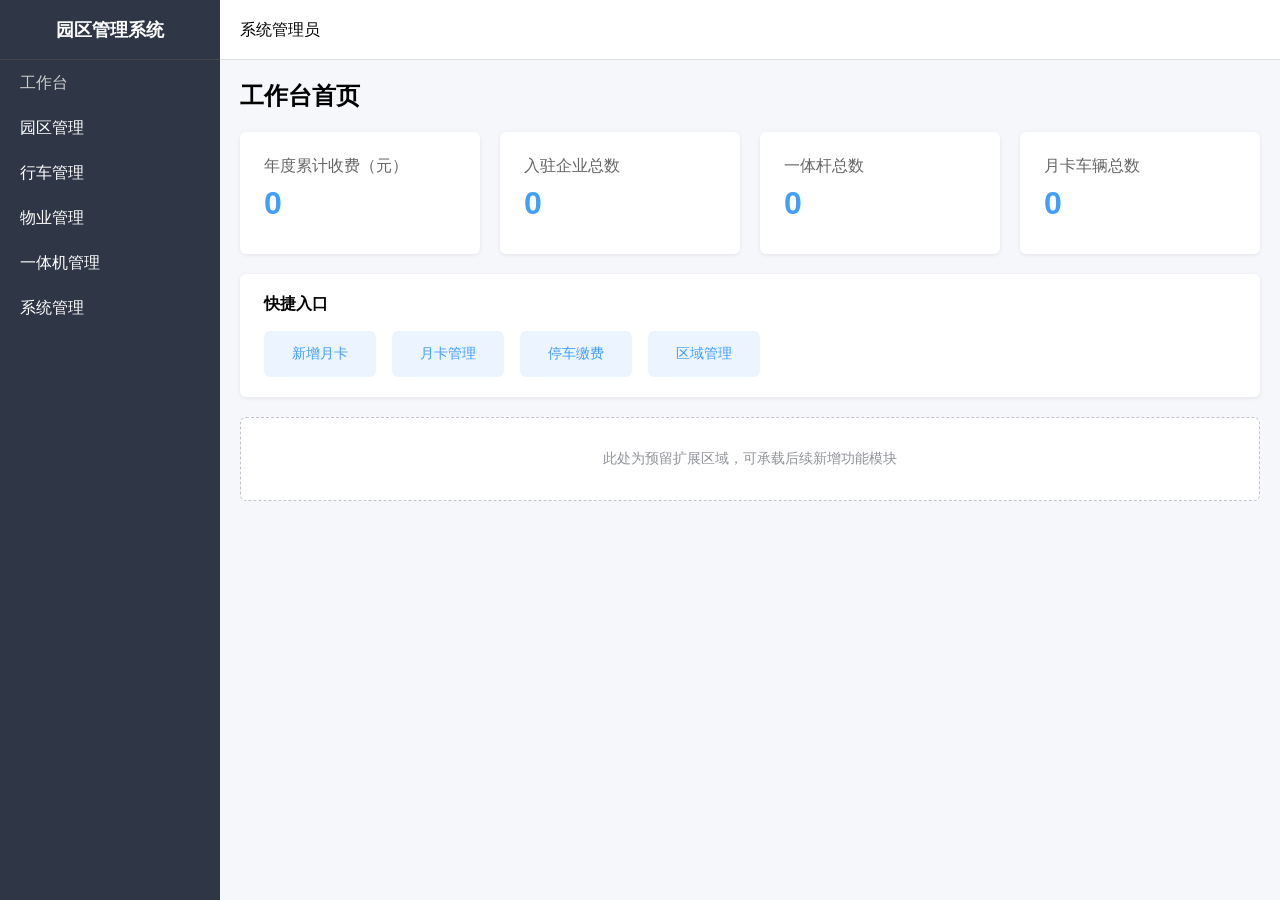
<file: index.html>
<!DOCTYPE html>
<html lang="zh-CN">
<head>
    <meta charset="UTF-8">
    <meta name="viewport" content="width=device-width, initial-scale=1.0">
    <title>工作台首页</title>
    <!--公共样式-->
    <link rel="stylesheet" href="common.css">
    <!--首页专属样式-->
    <link rel="stylesheet" href="index.css">
</head>
<body>
<div class="layout">
    <!-- 左侧侧边栏：由 layout.js 注入，三页共用 -->
    <div id="sidebar-mount"></div>
    <!-- 右侧整体：头部 + 页面主体 -->
    <div class="right-wrap">
        <header class="top-header">系统管理员</header>
        <div class="main">
            <h2>工作台首页</h2>
            <!-- 统计卡片区域 -->
            <div class="card-wrap">
                <div class="stat-card">
                    <div class="title">年度累计收费（元）</div>
                    <div class="num" id="yearFee">0</div>
                </div>
                <div class="stat-card">
                    <div class="title">入驻企业总数</div>
                    <div class="num" id="companyCount">0</div>
                </div>
                <div class="stat-card">
                    <div class="title">一体杆总数</div>
                    <div class="num" id="poleCount">0</div>
                </div>
                <div class="stat-card">
                    <div class="title">月卡车辆总数</div>
                    <div class="num" id="totalMonthCard">0</div>
                </div>
            </div>
            <!-- 快捷入口模块 -->
            <div class="quick-wrap">
                <h3>快捷入口</h3>
                <div class="quick-list">
                    <a class="quick-item" href="addMonthCard.html">新增月卡</a>
                    <a class="quick-item" href="monthCard.html">月卡管理</a>
                    <a class="quick-item" href="javascript:;">停车缴费</a>
                    <a class="quick-item" href="javascript:;">区域管理</a>
                </div>
            </div>
            <!-- 预留扩展占位容器 -->
            <div class="ext-box">此处为预留扩展区域，可承载后续新增功能模块</div>
        </div>
    </div>
</div>
<!--公共布局脚本（注入 sidebar + 菜单交互），必须在页面脚本之前-->
<script src="layout.js"></script>
<script src="index.js"></script>
</body>
</html>
</file>
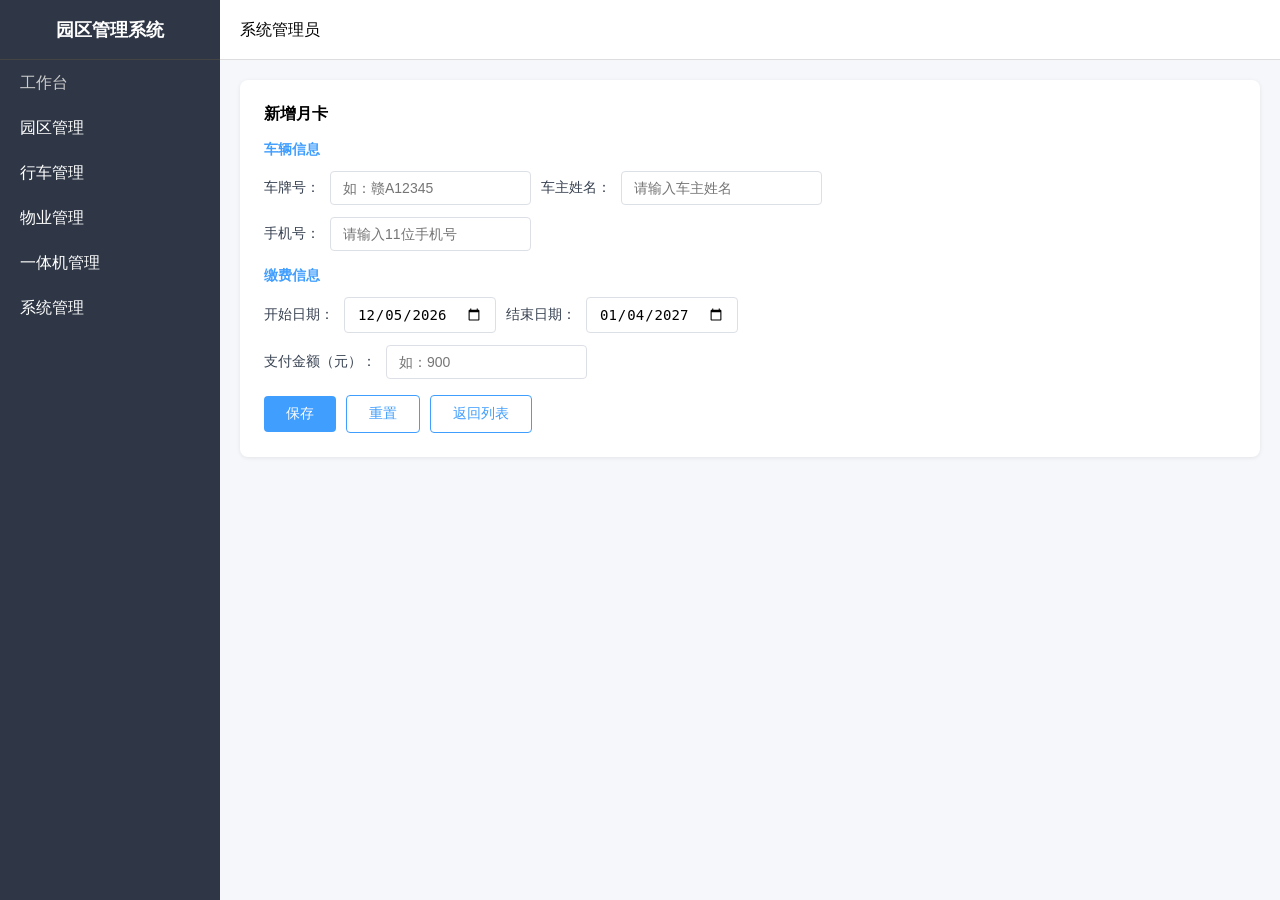
<file: addMonthCard.html>
<!DOCTYPE html>
<html lang="zh-CN">
<head>
    <meta charset="UTF-8">
    <meta name="viewport" content="width=device-width, initial-scale=1.0">
    <title>月卡信息</title>
    <link rel="stylesheet" href="common.css">
    <link rel="stylesheet" href="monthCard.css">
</head>
<body>
<div class="layout">
    <!-- 左侧侧边栏：由 layout.js 注入，三页共用 -->
    <div id="sidebar-mount"></div>
    <div class="right-wrap">
        <header class="top-header">系统管理员</header>
        <div class="main">
            <div class="form-card">
                <h3 id="pageTitle">新增月卡</h3>
                <!-- 车辆信息 -->
                <h4 class="form-group-title">车辆信息</h4>
                <div class="form-row">
                    <label>车牌号：</label>
                    <input type="text" id="carNo" placeholder="如：赣A12345">
                    <label>车主姓名：</label>
                    <input type="text" id="ownerName" placeholder="请输入车主姓名">
                </div>
                <div class="form-row" style="margin-top:12px;">
                    <label>手机号：</label>
                    <input type="text" id="phone" maxlength="11" placeholder="请输入11位手机号">
                </div>
                <!-- 缴费信息 -->
                <h4 class="form-group-title">缴费信息</h4>
                <div class="form-row">
                    <label>开始日期：</label>
                    <input type="date" id="startDate">
                    <label>结束日期：</label>
                    <input type="date" id="endDate">
                </div>
                <div class="form-row" style="margin-top:12px;">
                    <label>支付金额（元）：</label>
                    <input type="number" id="amount" min="0" step="0.01" placeholder="如：900">
                </div>
                <div class="form-row" style="margin-top:16px;">
                    <button class="btn" onclick="saveData()">保存</button>
                    <button class="btn btn-plain" onclick="resetForm()">重置</button>
                    <button class="btn btn-plain" onclick="location.href='monthCard.html'">返回列表</button>
                </div>
            </div>
        </div>
    </div>
</div>
<!--公共布局脚本（注入 sidebar + 菜单交互），必须在页面脚本之前-->
<script src="layout.js"></script>
<script src="data.js"></script>
<script>
//统一数据层
var monthCardData = loadMonthCardData();
//解析url查询参数：有id为编辑，无id为新增
var params = new URLSearchParams(location.search);
var editId = params.get('id');

window.onload = function () {
    if (editId !== null) {
        //编辑模式：按id回填数据
        var item = findCardById(Number(editId));
        document.getElementById('pageTitle').innerText = '编辑月卡';
        if (item) {
            document.getElementById('carNo').value = item.carNo;
            document.getElementById('ownerName').value = item.ownerName;
            document.getElementById('phone').value = item.phone;
            document.getElementById('startDate').value = item.startDate;
            document.getElementById('endDate').value = item.endDate;
            document.getElementById('amount').value = item.amount;
        }
    } else {
        //新增模式：默认有效期今天起30天
        document.getElementById('pageTitle').innerText = '新增月卡';
        document.getElementById('startDate').value = formatDate(Date.now());
        document.getElementById('endDate').value = formatDate(Date.now() + 30 * DAY_MS);
    }
};

//重置：编辑模式回填原数据，新增模式清空
function resetForm() {
    location.reload();
}

function saveData() {
    var carNo = document.getElementById('carNo').value.trim();
    var ownerName = document.getElementById('ownerName').value.trim();
    var phone = document.getElementById('phone').value.trim();
    var startDate = document.getElementById('startDate').value;
    var endDate = document.getElementById('endDate').value;
    var amount = document.getElementById('amount').value.trim();

    //表单校验（正则来自 data.js）
    if (!carNo) { alert('请输入车牌号'); return; }
    if (!PLATE_RE.test(carNo)) { alert('车牌号格式不正确，如：赣A12345'); return; }
    if (!ownerName) { alert('请输入车主姓名'); return; }
    if (!phone) { alert('请输入手机号'); return; }
    if (!PHONE_RE.test(phone)) { alert('手机号格式不正确，需11位且1开头'); return; }
    if (!startDate) { alert('请选择开始日期'); return; }
    if (!endDate) { alert('请选择结束日期'); return; }
    if (endDate <= startDate) { alert('结束日期必须晚于开始日期'); return; }
    if (amount === '' || Number(amount) < 0) { alert('请输入正确的支付金额'); return; }

    //新增用时间戳生成唯一id；编辑沿用原id
    var id = editId === null ? Date.now() : Number(editId);
    //车牌查重（编辑时排除自己）
    for (var i = 0; i < monthCardData.length; i++) {
        if (monthCardData[i].carNo === carNo && monthCardData[i].id !== id) {
            alert('该车牌号已存在月卡，请勿重复添加');
            return;
        }
    }
    //统一走数据层组装，自动计算剩余天数和状态
    var card = buildMonthCard(id, carNo, ownerName, phone, startDate, endDate, Number(amount));
    if (editId === null) {
        monthCardData.push(card);
    } else {
        for (var j = 0; j < monthCardData.length; j++) {
            if (monthCardData[j].id === id) { monthCardData[j] = card; }
        }
    }
    saveMonthCardData(monthCardData);
    location.href = 'monthCard.html';
}
</script>
</body>
</html>
</file>
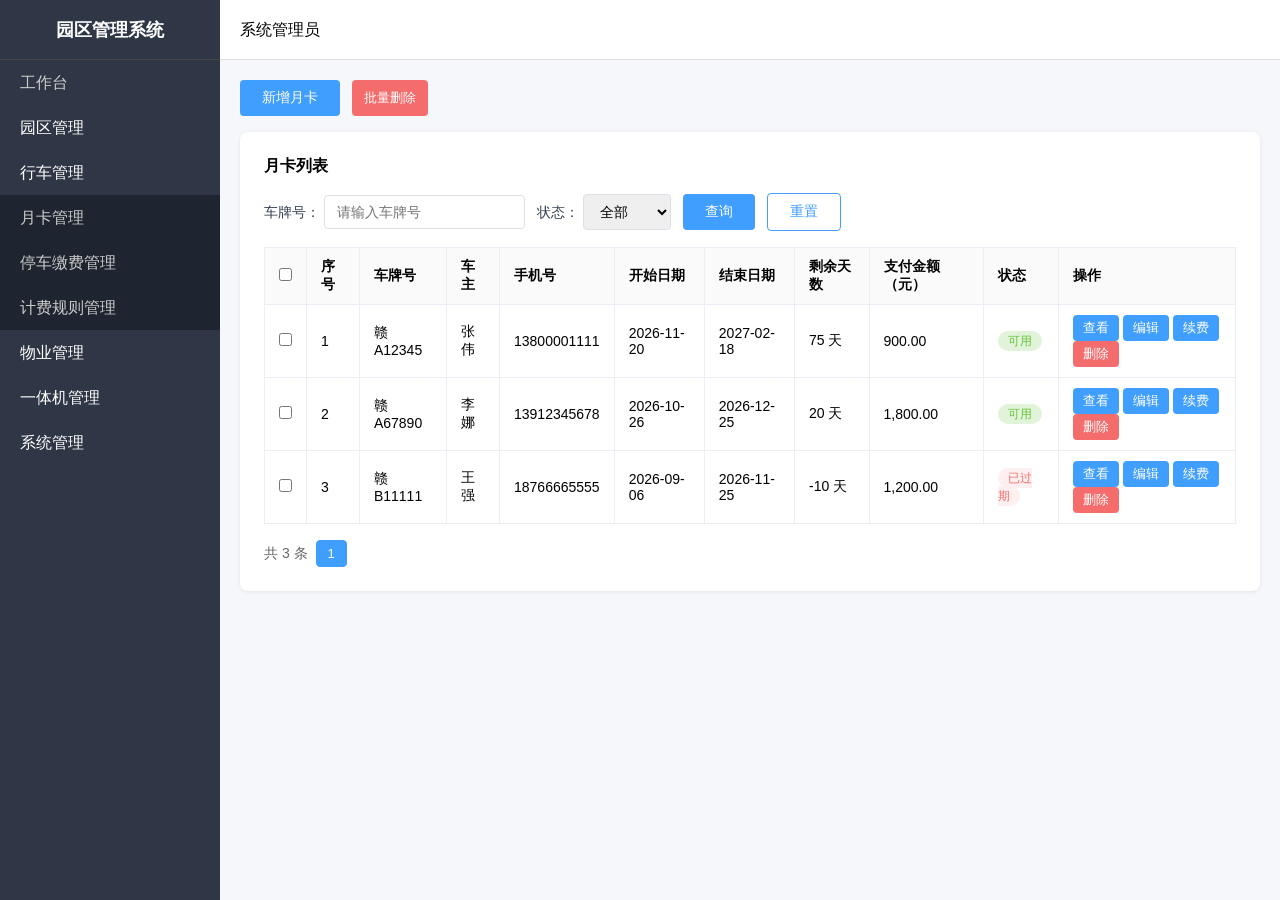
<file: monthCard.html>
<!DOCTYPE html>
<html lang="zh-CN">
<head>
    <meta charset="UTF-8">
    <meta name="viewport" content="width=device-width, initial-scale=1.0">
    <title>月卡管理</title>
    <link rel="stylesheet" href="common.css">
    <link rel="stylesheet" href="monthCard.css">
</head>
<body>
<div class="layout">
    <!-- 左侧侧边栏：由 layout.js 注入，三页共用 -->
    <div id="sidebar-mount"></div>
    <div class="right-wrap">
        <header class="top-header">系统管理员</header>
        <div class="main">
            <div class="toolbar">
                <button class="btn" onclick="location.href='addMonthCard.html'">新增月卡</button>
                <button class="del-btn" onclick="batchDel()">批量删除</button>
            </div>
            <div class="table-card">
                <h3>月卡列表</h3>
                <!-- 查询区域 -->
                <div class="query-row">
                    <label>车牌号：
                        <input type="text" id="qCarNo" placeholder="请输入车牌号">
                    </label>
                    <label>状态：
                        <select id="qStatus">
                            <option value="">全部</option>
                            <option value="0">可用</option>
                            <option value="1">已过期</option>
                        </select>
                    </label>
                    <button class="btn" onclick="queryList()">查询</button>
                    <button class="btn btn-plain" onclick="resetQuery()">重置</button>
                </div>
                <table>
                    <thead>
                        <tr>
                            <th><input type="checkbox" id="checkAll" onclick="toggleAll(this)"></th>
                            <th>序号</th>
                            <th>车牌号</th>
                            <th>车主</th>
                            <th>手机号</th>
                            <th>开始日期</th>
                            <th>结束日期</th>
                            <th>剩余天数</th>
                            <th>支付金额（元）</th>
                            <th>状态</th>
                            <th>操作</th>
                        </tr>
                    </thead>
                    <tbody id="tbody"></tbody>
                </table>
                <!-- 分页条 -->
                <div class="page-bar" id="pageBar"></div>
            </div>
        </div>
    </div>
</div>
<!-- 查看详情弹窗 -->
<div class="modal-mask" id="viewModal">
    <div class="modal-box">
        <h3>月卡详情</h3>
        <div id="viewBody"></div>
        <div class="modal-foot">
            <button class="btn" onclick="closeModal()">关闭</button>
        </div>
    </div>
</div>
<!--公共布局脚本（注入 sidebar + 菜单交互），必须在页面脚本之前-->
<script src="layout.js"></script>
<script src="data.js"></script>
<script src="monthCard.js"></script>
</body>
</html>
</file>
<file: common.css>
/* ========== 公共布局样式（index / monthCard / addMonthCard 三页共用） ========== */

* {
    margin: 0;
    padding: 0;
    box-sizing: border-box;
    list-style: none;
}
body { font-family: "Microsoft YaHei", sans-serif; }

.layout { display: flex; height: 100vh; }

/* 侧边栏 */
.sidebar {
    width: 220px;
    background-color: #2f3746;
    color: #fff;
    overflow-y: auto;
    flex-shrink: 0;
}

.logo {
    height: 60px;
    line-height: 60px;
    text-align: center;
    font-size: 18px;
    font-weight: bold;
    border-bottom: 1px solid #444;
}

.menu { list-style: none; }
.menu-item { line-height: 45px; }
.menu-item > span {
    display: block;
    padding: 0 20px;
    cursor: pointer;
}
.menu-item a {
    color: #ccc;
    text-decoration: none;
    display: block;
    padding: 0 20px;
}
/* 选中高亮：统一主题色 #409eff */
.menu-item.active a {
    background-color: #409eff;
    color: #fff;
}
.menu-item:hover > span {
    background-color: #394152;
}

.sub-menu {
    background-color: #1f2530;
    display: none;
}
.sub-menu.show { display: block; }
.sub-menu li a:hover {
    background-color: #394152;
    color: #fff;
}

/* 右侧内容区 */
.right-wrap { flex: 1; display: flex; flex-direction: column; }

.top-header {
    height: 60px;
    background-color: #fff;
    border-bottom: 1px solid #ddd;
    line-height: 60px;
    padding: 0 20px;
    font-size: 16px;
    font-weight: normal;
}

.main {
    flex: 1;
    padding: 20px;
    background-color: #f5f7fa;
    overflow-y: auto;
}
</file>
<file: index.css>
/* ========== 首页统计卡片样式（仅 index.html 使用） ========== */

.card-wrap {
    display: grid;
    grid-template-columns: repeat(4, 1fr);
    gap: 20px;
    margin-top: 20px;
}

.stat-card {
    background: #fff;
    padding: 24px;
    border-radius: 6px;
    box-shadow: 0 1px 4px rgba(0,0,0,0.08);
}

.stat-card .num {
    font-size: 32px;
    font-weight: bold;
    color: #409eff;
    margin: 8px 0;
}

.stat-card .title {
    color: #666;
}

/* 快捷入口模块 */
.quick-wrap {
    background: #fff;
    border-radius: 6px;
    padding: 20px 24px;
    box-shadow: 0 1px 4px rgba(0,0,0,0.08);
    margin-top: 20px;
}
.quick-wrap h3 { font-size: 16px; margin-bottom: 16px; }
.quick-list { display: flex; gap: 16px; flex-wrap: wrap; }
.quick-item {
    display: block;
    padding: 14px 28px;
    background: #ecf5ff;
    color: #409eff;
    border-radius: 6px;
    text-decoration: none;
    font-size: 14px;
}
.quick-item:hover { background: #409eff; color: #fff; }

/* 预留扩展占位容器 */
.ext-box {
    margin-top: 20px;
    padding: 32px;
    border: 1px dashed #c0c4cc;
    border-radius: 6px;
    text-align: center;
    color: #909399;
    font-size: 14px;
    background: #fff;
}
</file>
<file: monthCard.css>
/* ========== 月卡管理页面样式（monthCard / addMonthCard 共用） ========== */

/* 表单卡片 */
.form-card {
    background: #fff;
    border-radius: 8px;
    padding: 24px;
    box-shadow: 0 1px 4px rgba(0,0,0,0.08);
    margin-bottom: 24px;
}
.form-card h3 { margin-bottom: 16px; font-size: 16px; }

.form-row { display: flex; align-items: center; gap: 10px; flex-wrap: wrap; }
.form-row label { font-size: 14px; color: #374151; }
.form-row input, .form-row select {
    padding: 8px 12px;
    border: 1px solid #dcdfe6;
    border-radius: 4px;
    font-size: 14px;
}

/* 按钮主色 #409eff */
.btn {
    background: #409eff;
    color: #fff;
    border: none;
    padding: 9px 22px;
    border-radius: 4px;
    cursor: pointer;
    font-size: 14px;
}
.btn:hover { background: #66b1ff; }

/* 表格 */
.table-card {
    background: #fff;
    border-radius: 8px;
    padding: 24px;
    box-shadow: 0 1px 4px rgba(0,0,0,0.08);
}
.table-card h3 { margin-bottom: 16px; font-size: 16px; }

table { width: 100%; border-collapse: collapse; }
th, td {
    border: 1px solid #ebeef5;
    padding: 10px 14px;
    text-align: left;
    font-size: 14px;
}
th { background: #fafafa; }

.del-btn {
    background: #f56c6c;
    color: #fff;
    border: none;
    padding: 5px 12px;
    border-radius: 4px;
    cursor: pointer;
    font-size: 13px;
}
.del-btn:hover { background: #f78989; }

/* 状态标签 */
.tag { padding: 3px 10px; border-radius: 12px; font-size: 12px; }
.tag-on { background: #e1f3d8; color: #67c23a; }
.tag-off { background: #fef0f0; color: #f56c6c; }

/* 顶部操作栏 */
.toolbar { display: flex; gap: 12px; margin-bottom: 16px; }

/* 查询区域 */
.query-row { display: flex; align-items: center; gap: 12px; flex-wrap: wrap; margin-bottom: 16px; }
.query-row label { font-size: 14px; color: #374151; }
.query-row input, .query-row select {
    padding: 8px 12px;
    border: 1px solid #dcdfe6;
    border-radius: 4px;
    font-size: 14px;
}

/* 白底描边按钮（重置/返回） */
.btn-plain { background: #fff; color: #409eff; border: 1px solid #409eff; }
.btn-plain:hover { background: #ecf5ff; }

/* 表格内小按钮 */
.btn-mini { padding: 4px 10px; font-size: 13px; }

/* 分页条 */
.page-bar { display: flex; align-items: center; gap: 8px; margin-top: 16px; }
.page-info { font-size: 14px; color: #666; }
.page-btn {
    border: 1px solid #dcdfe6;
    background: #fff;
    color: #606266;
    padding: 5px 11px;
    border-radius: 4px;
    cursor: pointer;
    font-size: 13px;
}
.page-btn.cur { background: #409eff; color: #fff; border-color: #409eff; }

/* 查看详情弹窗 */
.modal-mask {
    display: none;
    position: fixed;
    left: 0; top: 0; right: 0; bottom: 0;
    background: rgba(0,0,0,0.4);
    justify-content: center;
    align-items: center;
    z-index: 999;
}
.modal-box { background: #fff; border-radius: 8px; padding: 24px; width: 360px; }
.modal-box h3 { margin-bottom: 16px; font-size: 16px; }
.modal-box p { font-size: 14px; color: #374151; line-height: 2; }
.modal-foot { margin-top: 16px; text-align: right; }

/* 表单分组标题（新增/编辑页） */
.form-group-title { font-size: 14px; color: #409eff; margin: 16px 0 12px; }
</file>
